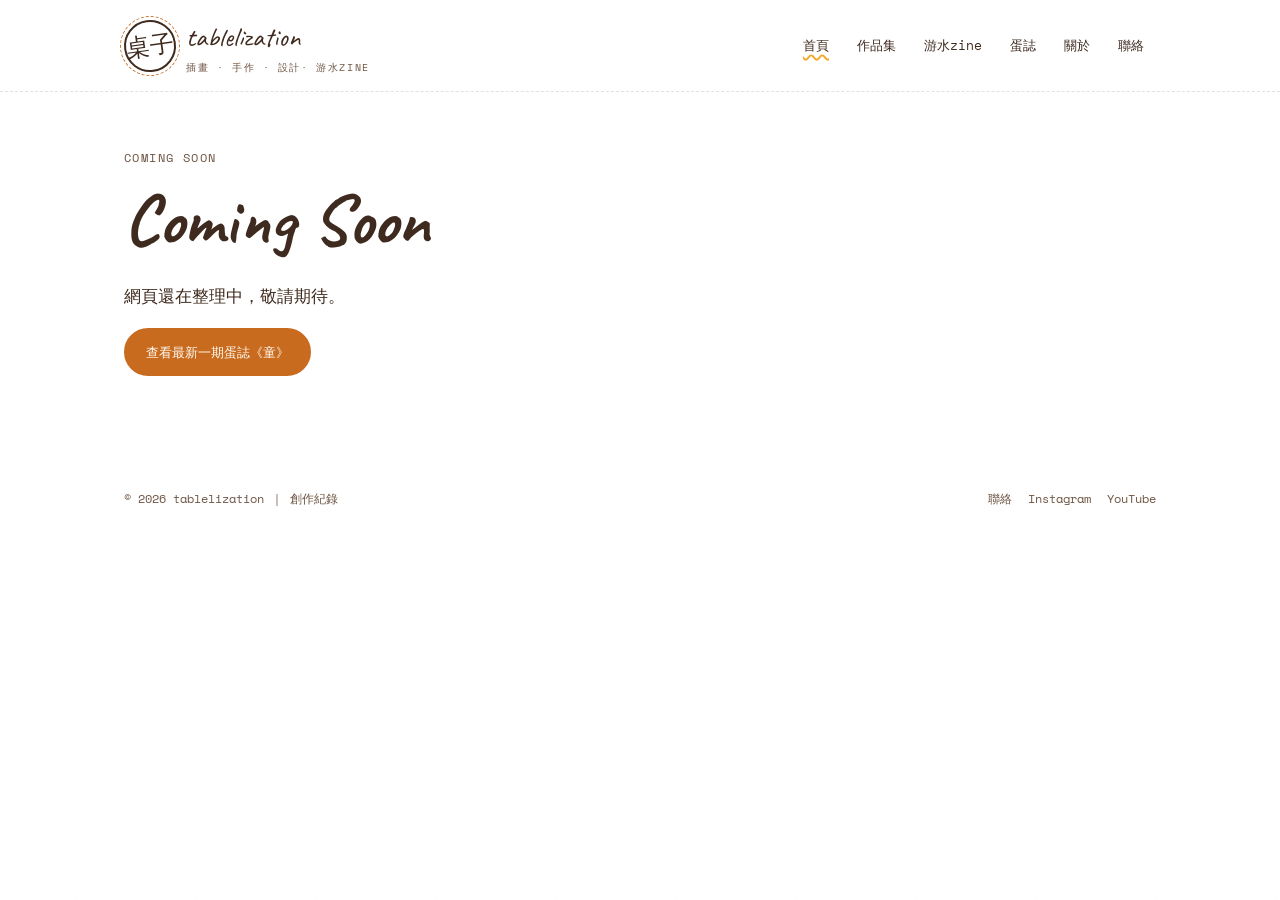
<file: index.html>
<!DOCTYPE html>
<html lang="zh-Hant">
<head>
<meta charset="UTF-8">
<meta name="viewport" content="width=device-width, initial-scale=1.0">
<title>tablelization — 創作記錄</title>
<meta name="description" content="tablelization — 手作與工藝創作作品集，記錄每一次動手做的過程。">
<link rel="preconnect" href="https://fonts.googleapis.com">
<link href="https://fonts.googleapis.com/css2?family=Caveat:wght@600;700&family=Zilla+Slab:wght@400;500;700&family=Space+Mono:wght@400;700&display=swap" rel="stylesheet">
<link rel="stylesheet" href="css/style.css">
</head>
<body>

<header class="site-header">
  <div class="wrap">
    <a href="index.html" class="stamp-logo">
      <span class="badge">桌子</span>
      <span>
        <span class="word">tablelization</span>
        <span class="sub">插畫 · 手作 · 設計· 游水zine</span>
      </span>
    </a>
    <nav class="main-nav" aria-label="主導覽">
      <ul>
        <li><a href="index.html" aria-current="page">首頁</a></li>
        <li><a href="portfolio.html">作品集</a></li>
        <li><a href="yaushuizine.html">游水zine</a></li>
        <li><a href="eggzine.html">蛋誌</a></li>
        <li><a href="about.html">關於</a></li>
        <li><a href="contact.html">聯絡</a></li>
      </ul>
    </nav>
  </div>
</header>

<main>
  <section class="section coming-soon-wrap">
    <div class="wrap">
      <div class="coming-soon-panel reveal">
        <p class="eyebrow">Coming Soon</p>
        <h1>Coming Soon</h1>
        <p class="tagline">網頁還在整理中，敬請期待。</p>
        <p><a class="btn solid" href="egg_child.html">查看最新一期蛋誌《童》</a></p>
      </div>
    </div>
  </section>
</main>

<footer class="site-footer">
  <div class="wrap">
    <p>© <span id="year">2026</span> tablelization ｜ 創作紀錄</p>
    <div class="footer-links">
      <a href="contact.html">聯絡</a>
      <a href="https://www.instagram.com/tablelization2.0" target="_blank" rel="noopener">Instagram</a>
      <a href="https://www.youtube.com/tablelization" target="_blank" rel="noopener">YouTube</a>
    </div>
  </div>
</footer>

<script src="js/main.js"></script>
</body>
</html>
</file>
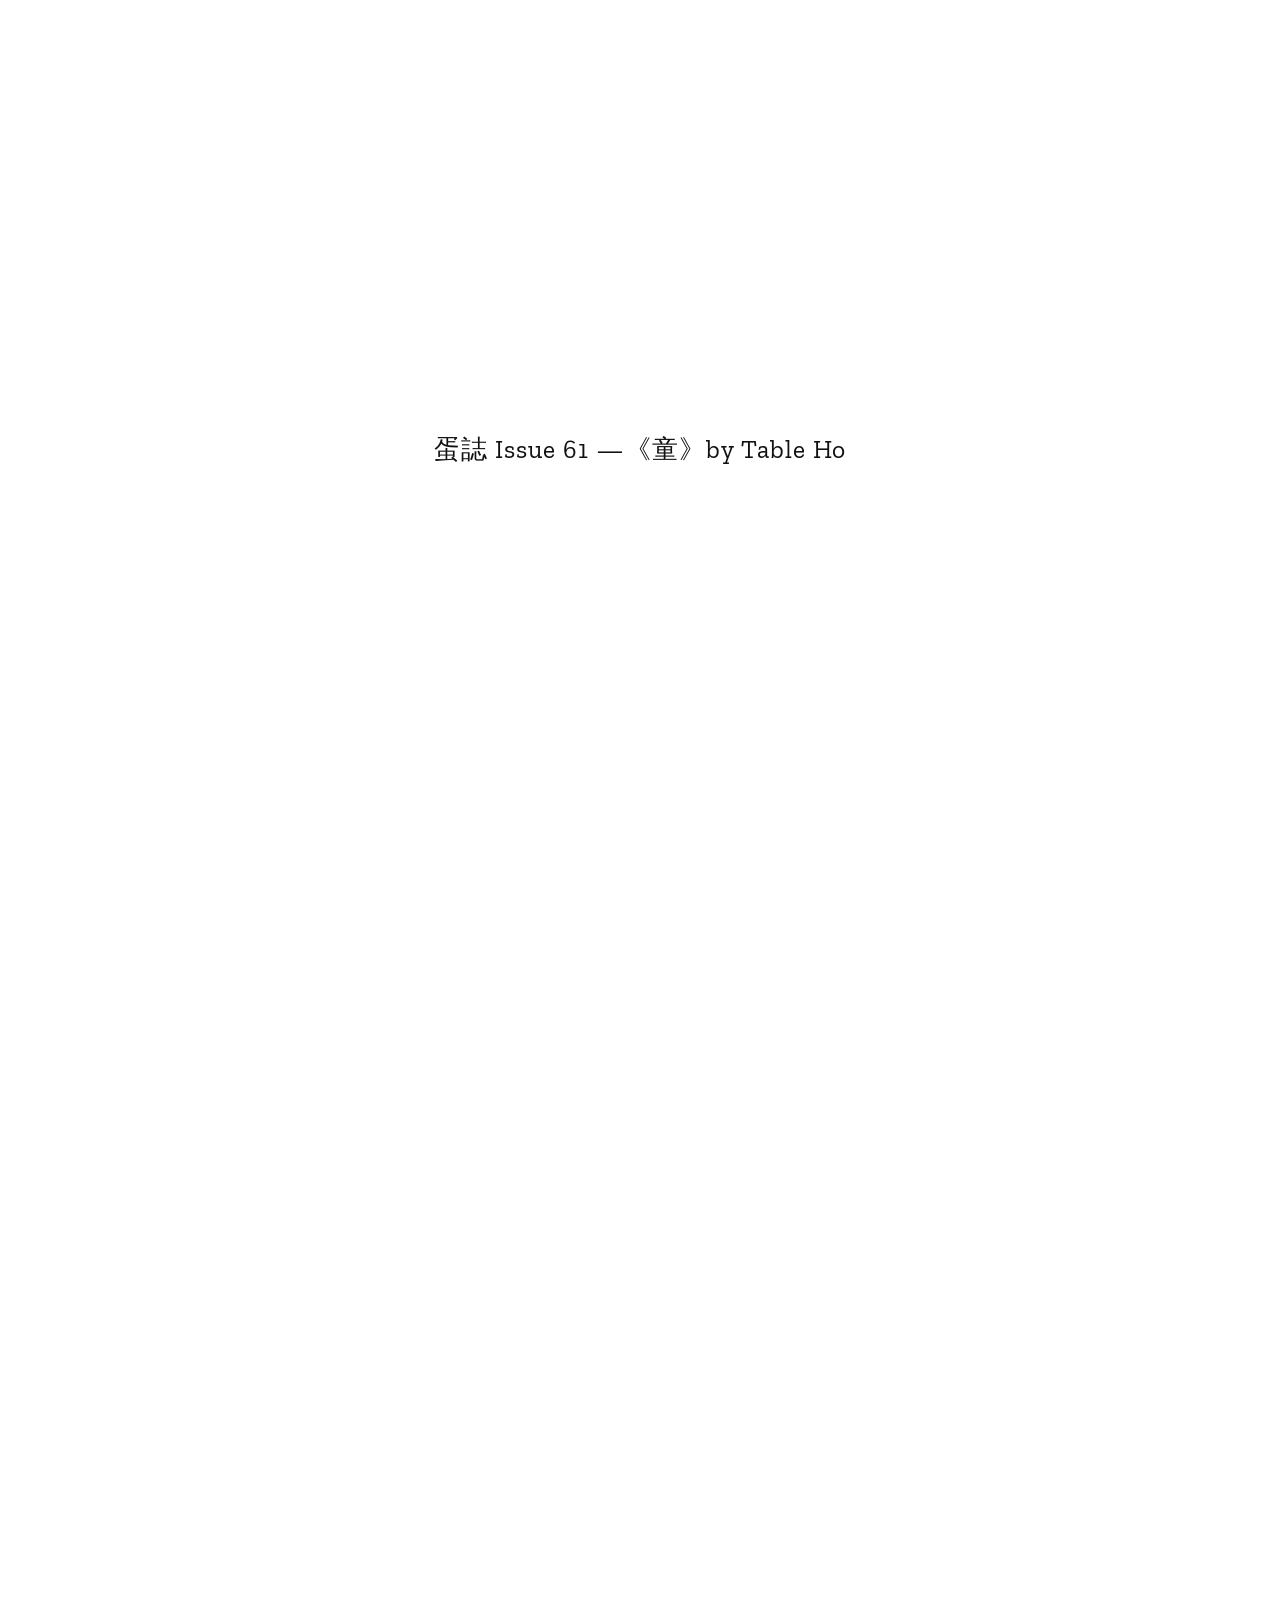
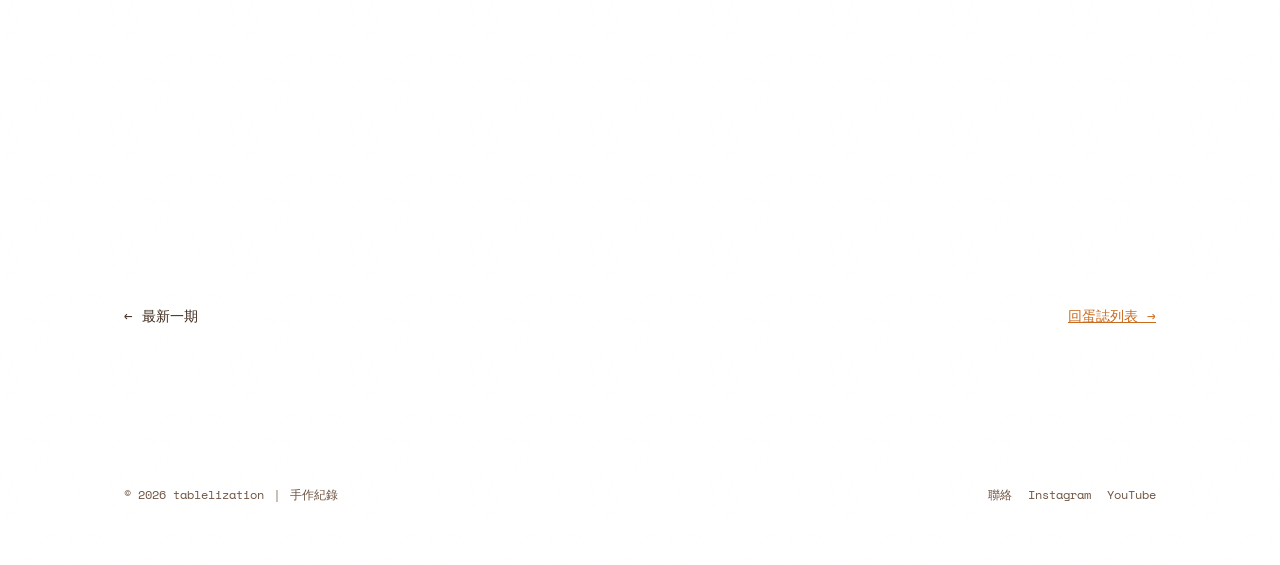
<file: egg_child/index.html>
<!DOCTYPE html>
<html lang="zh-Hant">
<head>
<meta charset="UTF-8">
<meta http-equiv="refresh" content="0; url=../egg_child.html">
<link rel="canonical" href="https://tablelization.com/egg_child">
<title>egg_child — tablelization</title>
</head>
<body>
<!-- 這個檔案只是備援：若網站主機要求 /egg_child/ 這種資料夾式網址，會自動跳轉到 egg_child.html 的實際內容。
     一般情況下 GitHub Pages 會直接把 /egg_child 對應到根目錄的 egg_child.html，這個檔案通常用不到。 -->
<p><a href="../egg_child.html">內容已搬到這裡，請點此繼續 →</a></p>
</body>
</html>
</file>
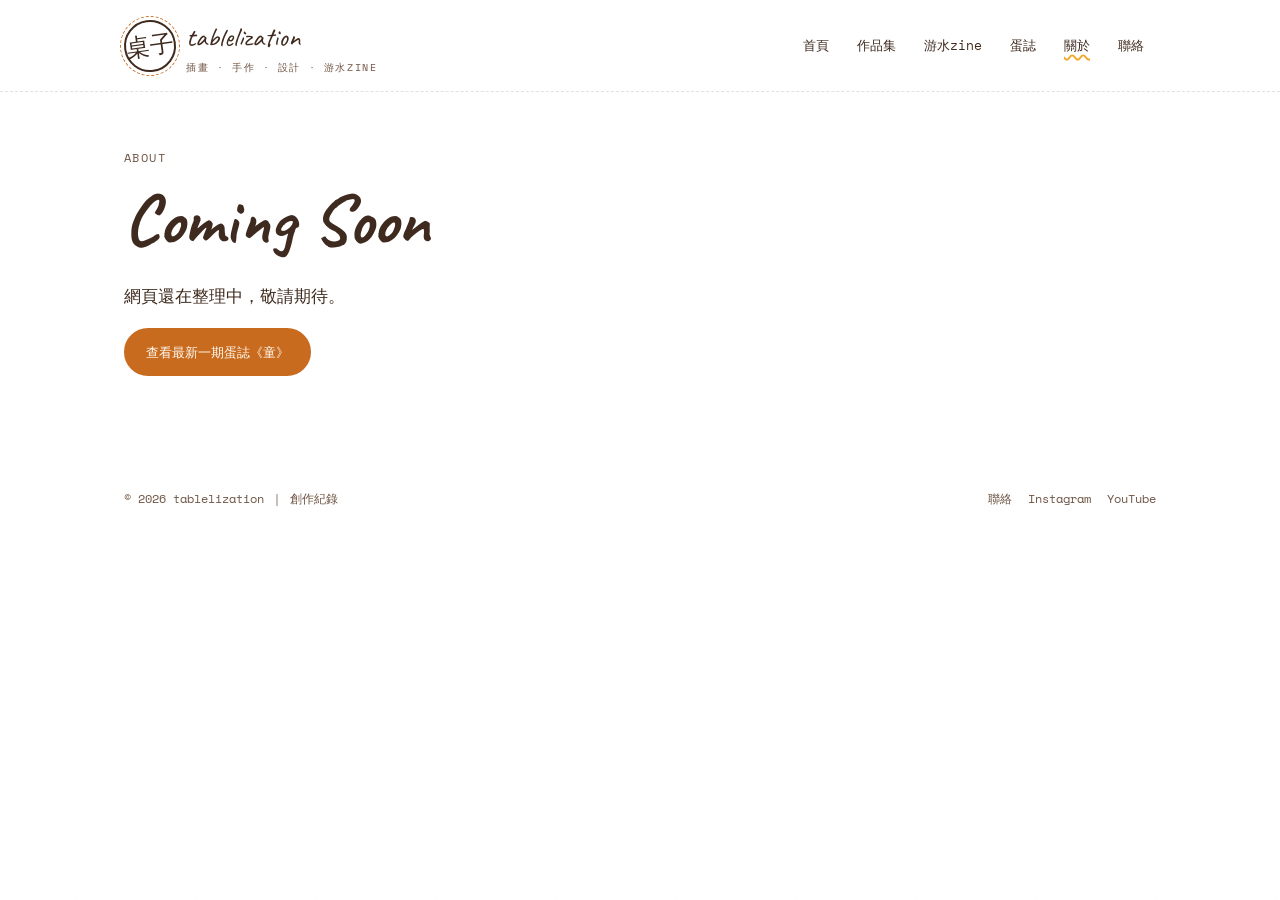
<file: about.html>
<!DOCTYPE html>
<html lang="zh-Hant">
<head>
<meta charset="UTF-8">
<meta name="viewport" content="width=device-width, initial-scale=1.0">
<title>關於 — tablelization</title>
<meta name="description" content="關於 tablelization，插畫手作人。">
<link rel="preconnect" href="https://fonts.googleapis.com">
<link href="https://fonts.googleapis.com/css2?family=Caveat:wght@600;700&family=Zilla+Slab:wght@400;500;700&family=Space+Mono:wght@400;700&display=swap" rel="stylesheet">
<link rel="stylesheet" href="css/style.css">
</head>
<body>

<header class="site-header">
  <div class="wrap">
    <a href="index.html" class="stamp-logo">
      <span class="badge">桌子</span>
      <span>
        <span class="word">tablelization</span>
        <span class="sub">插畫 · 手作 · 設計 · 游水zine</span>
      </span>
    </a>
    <nav class="main-nav" aria-label="主導覽">
      <ul>
        <li><a href="index.html">首頁</a></li>
        <li><a href="portfolio.html">作品集</a></li>
        <li><a href="yaushuizine.html">游水zine</a></li>
        <li><a href="eggzine.html">蛋誌</a></li>
        <li><a href="about.html" aria-current="page">關於</a></li>
        <li><a href="contact.html">聯絡</a></li>
      </ul>
    </nav>
  </div>
</header>

<main>
  <section class="section coming-soon-wrap">
    <div class="wrap">
      <div class="coming-soon-panel reveal">
        <p class="eyebrow">About</p>
        <h1>Coming Soon</h1>
        <p class="tagline">網頁還在整理中，敬請期待。</p>
        <p><a class="btn solid" href="egg_child.html">查看最新一期蛋誌《童》</a></p>
      </div>
    </div>
  </section>
</main>

<footer class="site-footer">
  <div class="wrap">
    <p>© <span id="year">2026</span> tablelization ｜ 創作紀錄</p>
    <div class="footer-links">
      <a href="contact.html">聯絡</a>
      <a href="https://www.instagram.com/tablelization2.0" target="_blank" rel="noopener">Instagram</a>
      <a href="https://www.youtube.com/tablelization" target="_blank" rel="noopener">YouTube</a>
    </div>
  </div>
</footer>

<script src="js/main.js"></script>
</body>
</html>
</file>
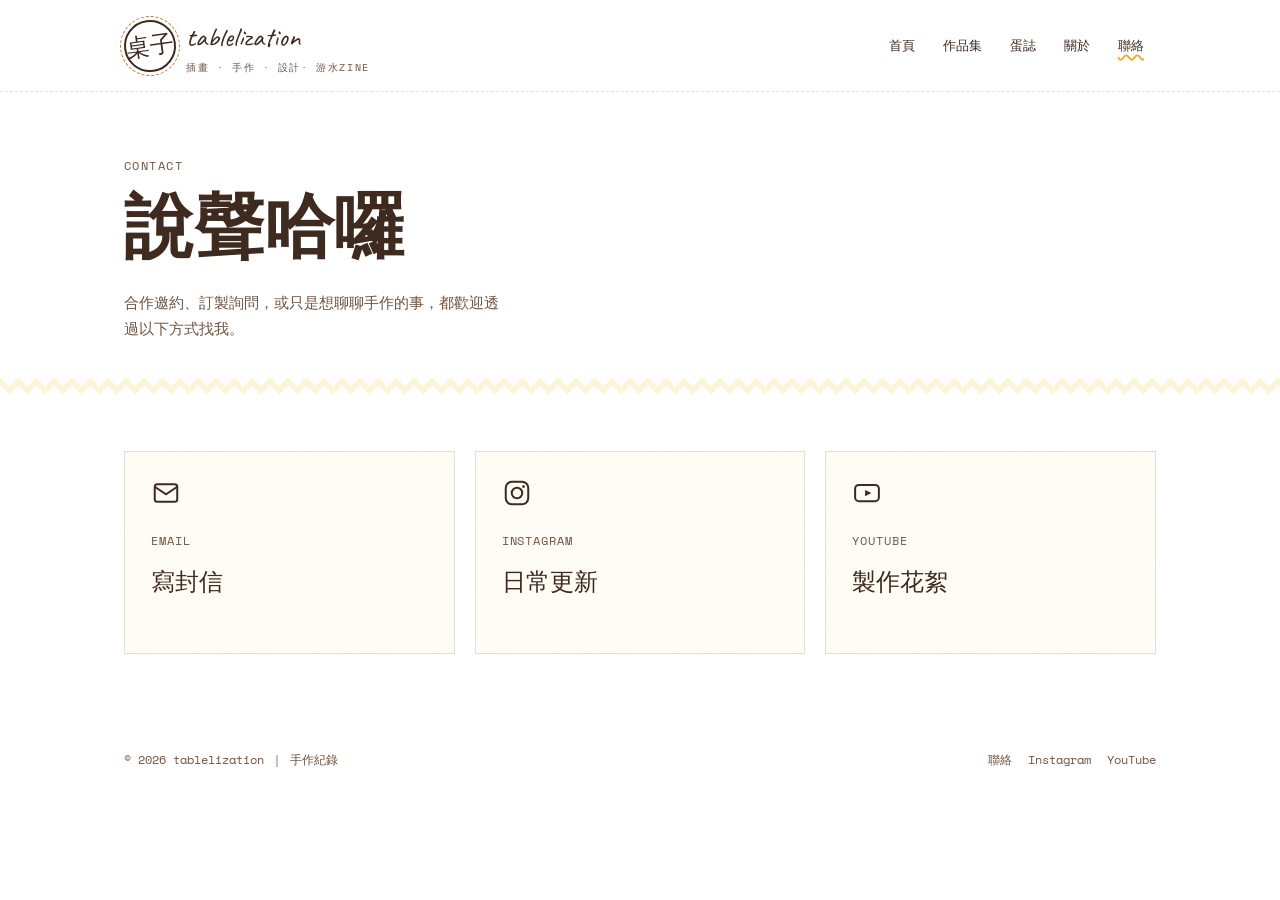
<file: contact.html>
<!DOCTYPE html>
<html lang="zh-Hant">
<head>
<meta charset="UTF-8">
<meta name="viewport" content="width=device-width, initial-scale=1.0">
<title>聯絡 — tablelization</title>
<meta name="description" content="聯絡 tablelization —— Email、Instagram、YouTube。">
<link rel="preconnect" href="https://fonts.googleapis.com">
<link href="https://fonts.googleapis.com/css2?family=Caveat:wght@600;700&family=Zilla+Slab:wght@400;500;700&family=Space+Mono:wght@400;700&display=swap" rel="stylesheet">
<link rel="stylesheet" href="css/style.css">
</head>
<body>

<header class="site-header">
  <div class="wrap">
    <a href="index.html" class="stamp-logo">
      <span class="badge">桌子</span>
      <span>
        <span class="word">tablelization</span>
        <span class="sub">插畫 · 手作 · 設計· 游水zine</span>
      </span>
    </a>
    <nav class="main-nav" aria-label="主導覽">
      <ul>
        <li><a href="index.html">首頁</a></li>
        <li><a href="portfolio.html">作品集</a></li>
        <li><a href="eggzine.html">蛋誌</a></li>
        <li><a href="about.html">關於</a></li>
        <li><a href="contact.html" aria-current="page">聯絡</a></li>
      </ul>
    </nav>
  </div>
</header>

<main>
  <section class="hero" style="padding-bottom:20px;">
    <div class="wrap">
      <p class="eyebrow">Contact</p>
      <h1>說聲哈囉</h1>
      <p class="tagline">合作邀約、訂製詢問，或只是想聊聊手作的事，都歡迎透過以下方式找我。</p>
    </div>
  </section>

  <div class="stitch-divider" role="presentation"></div>

  <section class="section">
    <div class="wrap contact-grid">

      <!-- 將 mailto 換成你的實際電郵地址 -->
      <a class="contact-card reveal" href="mailto:tablelization@gmail.com">
        <svg class="icon" viewBox="0 0 24 24" fill="none" stroke="currentColor" stroke-width="1.6"><rect x="3" y="5" width="18" height="14" rx="2"/><path d="M3 7l9 6 9-6"/></svg>
        <p class="label">Email</p>
        <p class="value">寫封信</p>
      </a>

      <!-- 將連結換成你的 Instagram 帳號網址 -->
      <a class="contact-card reveal" href="https://www.instagram.com/tablelization2.0" target="_blank" rel="noopener">
        <svg class="icon" viewBox="0 0 24 24" fill="none" stroke="currentColor" stroke-width="1.6"><rect x="3" y="3" width="18" height="18" rx="5"/><circle cx="12" cy="12" r="4.2"/><circle cx="17.2" cy="6.8" r="1.1" fill="currentColor" stroke="none"/></svg>
        <p class="label">Instagram</p>
        <p class="value">日常更新</p>
      </a>

      <!-- 將連結換成你的 YouTube 頻道網址 -->
      <a class="contact-card reveal" href="https://www.youtube.com/@tablelization" target="_blank" rel="noopener">
        <svg class="icon" viewBox="0 0 24 24" fill="none" stroke="currentColor" stroke-width="1.6"><rect x="2.5" y="5.5" width="19" height="13" rx="3"/><path d="M10.5 9.5l5 2.5-5 2.5z" fill="currentColor" stroke="none"/></svg>
        <p class="label">YouTube</p>
        <p class="value">製作花絮</p>
      </a>

     
    

    </div>
  </section>
</main>

<footer class="site-footer">
  <div class="wrap">
    <p>© <span id="year">2026</span> tablelization ｜ 手作紀錄</p>
    <div class="footer-links">
      <a href="contact.html">聯絡</a>
      <a href="https://www.instagram.com/tablelization2.0" target="_blank" rel="noopener">Instagram</a>
      <a href="https://www.youtube.com/@tablelization" target="_blank" rel="noopener">YouTube</a>
    </div>
  </div>
</footer>

<script src="js/main.js"></script>
</body>
</html>
</file>
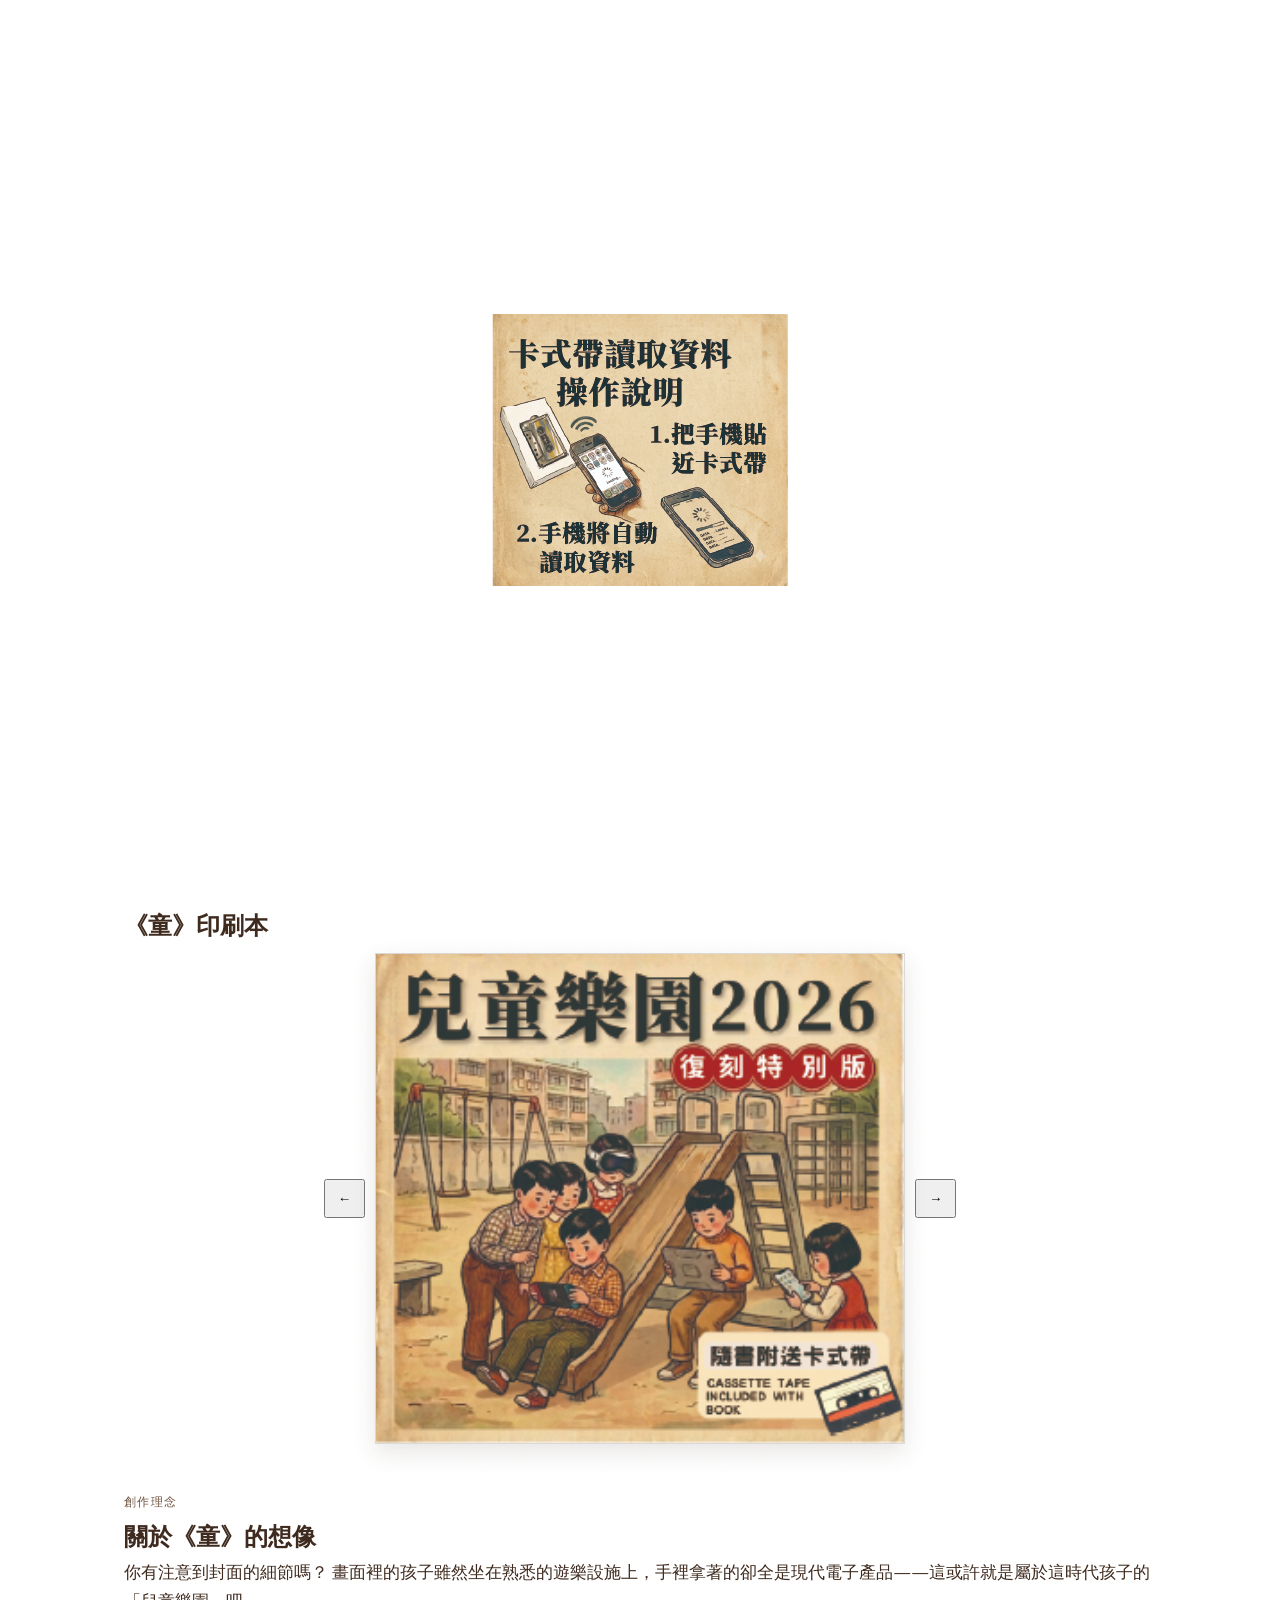
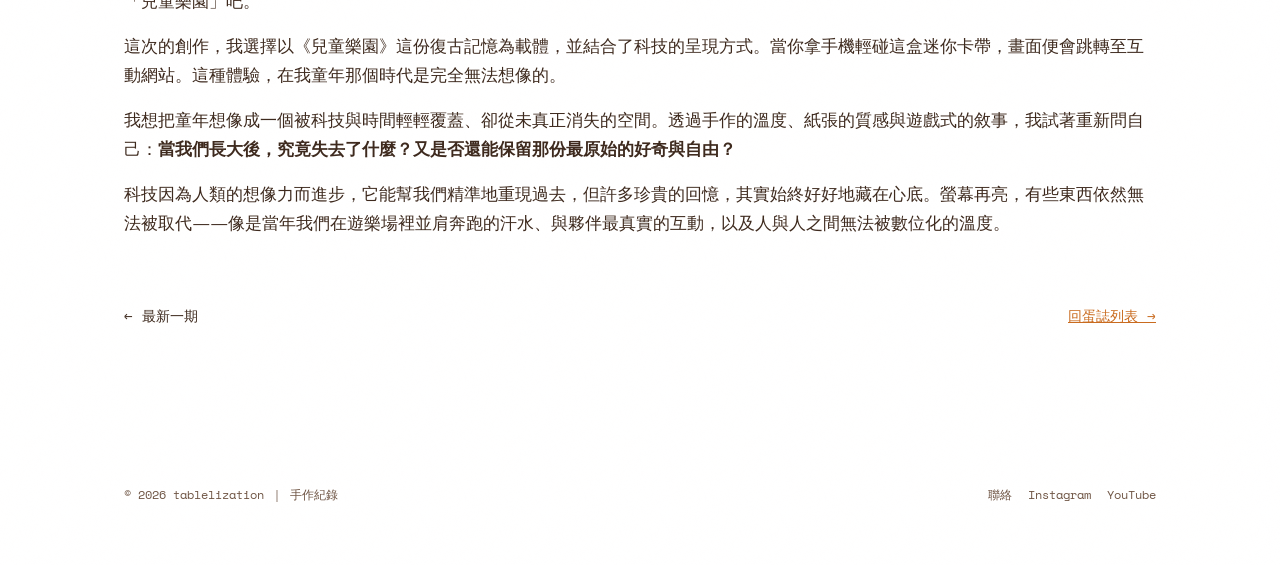
<file: egg_child.html>
<!DOCTYPE html>
<html lang="zh-Hant">
<head>
<meta charset="UTF-8">
<meta name="viewport" content="width=device-width, initial-scale=1.0">
<title>蛋誌 Issue 61 —《童》by Table Ho</title>
<meta name="description" content="蛋誌 Issue 61：《童》">
<link rel="preconnect" href="https://fonts.googleapis.com">
<link href="https://fonts.googleapis.com/css2?family=Caveat:wght@600;700&family=Zilla+Slab:wght@400;500;700&family=Space+Mono:wght@400;700&display=swap" rel="stylesheet">
<link rel="stylesheet" href="css/style.css">
</head>
<body>
<!-- 開場 Slide -->
<div id="intro-slide" style="
  position: fixed;
  inset: 0;
  background: #fff;
  display: flex;
  align-items: center;
  justify-content: center;
  z-index: 9999;
  font-family: 'Zilla Slab', serif;
">
  <div id="intro-title" style="
    color: #111;
    text-align: center;
    display: block;
    font-size: clamp(1.2rem, 2vw, 2.2rem);
    letter-spacing: 0.04em;
  ">蛋誌 Issue 61 —《童》by Table Ho</div>

  <img id="intro-image" src="images/issue61/egg_61_intro.jpg" alt="蛋誌 Issue 61 開場" style="
    width: auto;
    height: auto;
    max-width: 90vw;
    max-height: 80vh;
    object-fit: contain;
    display: none;
    background: #fff;
  ">

  <div id="intro-loading" style="
    color: #111;
    text-align: center;
    display: none;
    font-size: 1rem;
    letter-spacing: 0.08em;
  ">現正載入中...</div>
</div>
<header class="site-header">
  <div class="wrap">
    <a href="index.html" class="stamp-logo">
      <span class="badge">桌子</span>
      <span>
        <span class="word">tablelization</span>
        <span class="sub">插畫 · 手作 · 設計· 游水zine</span>
      </span>
    </a>
    <nav class="main-nav" aria-label="主導覽">
      <ul>
        <li><a href="index.html">首頁</a></li>
        <li><a href="portfolio.html">作品集</a></li>
        <li><a href="yaushuizine.html">游水zine</a></li>
        <li><a href="eggzine.html" aria-current="page">蛋誌</a></li>
        <li><a href="about.html">關於</a></li>
        <li><a href="contact.html">聯絡</a></li>
      </ul>
    </nav>
  </div>
</header>
<p class="tagline" style="font-family: var(--font-mono); color: var(--ink-soft); max-width: 50ch;"></p>
<main>
  <div class="wrap">
    <p style="margin-top:24px;"><a href="eggzine.html" class="eyebrow" style="text-decoration:none;">← 回蛋誌列表</a></p>
  </div>

  <header class="issue-header">
    <div class="wrap">
      <p class="meta">蛋誌 Issue 61 · 2026 · 《童》 Table Ho</p>
      <h1>《童》</h1>
      <p class="tagline" style="font-family: var(--font-mono); color: var(--ink-soft); max-width: 50ch;">【2026年AI世代《兒童樂園》經典復刻。 輕輕問一句：你們的兒童樂園是怎樣的呢？】</p>
    </div>
  </header>

  <div class="stitch-divider" role="presentation"></div>

  <section class="section">
    <div class="wrap">
      <!-- 作品照片 -->
      <div class="issue-gallery">
        <img class="reveal" src="images/issue61/egg_61_childcover.jpg" alt="作品照片 1">
        <img class="reveal" src="images/issue61/egg_61_child.jpg" alt="作品照片 2">
      </div>

      <div class="reflection reveal">
        <h2></h2>
        <p>【拿出你的手機，輕輕拍一下卡式帶，感受一下科技的便利】</p>
      </div>

      <!-- 圖片翻頁書（八頁真實圖） -->
      <div class="pdf-flipbook reveal" style="margin-top:32px;">
        <p class="eyebrow">蛋誌 Issue 61 童- by Table Ho</p>
        <h3 style="margin-top:6px; margin-bottom:12px;">《童》印刷本</h3>

        <div class="book-viewer" style="max-width: 650px; margin: 0 auto; width: min(76vw, 650px);">
          <div class="page-flip" style="display:flex; gap:10px; align-items:center; justify-content:center;">
            <button type="button" class="page-btn" data-dir="prev" aria-label="上一頁" style="padding:10px 12px; cursor:pointer;">←</button>
            <div class="book-pages" style="position:relative; width:100%; max-width:530px; min-height:400px; perspective:1400px; cursor:pointer;">
              <div class="page active" data-index="0" style="display:block; width:100%; max-width:530px; margin:0 auto; border:1px solid rgba(58,46,34,0.18); box-shadow:0 8px 22px rgba(58,46,34,0.12); background:#fff;">
                <img src="images/issue61/issue61_childbook 1.jpg" alt="《童》頁面 1" style="display:block; width:100%; height:auto;">
              </div>
              <div class="page" data-index="1" style="display:none; width:100%; max-width:530px; margin:0 auto; border:1px solid rgba(58,46,34,0.18); box-shadow:0 8px 22px rgba(58,46,34,0.12); background:#fff; transform-origin:left center;">
                <img src="images/issue61/issue61_childbook 2.jpg" alt="《童》頁面 2" style="display:block; width:100%; height:auto;">
              </div>
              <div class="page" data-index="2" style="display:none; width:100%; max-width:530px; margin:0 auto; border:1px solid rgba(58,46,34,0.18); box-shadow:0 8px 22px rgba(58,46,34,0.12); background:#fff; transform-origin:left center;">
                <img src="images/issue61/issue61_childbook 3.jpg" alt="《童》頁面 3" style="display:block; width:100%; height:auto;">
              </div>
              <div class="page" data-index="3" style="display:none; width:100%; max-width:530px; margin:0 auto; border:1px solid rgba(58,46,34,0.18); box-shadow:0 8px 22px rgba(58,46,34,0.12); background:#fff; transform-origin:left center;">
                <img src="images/issue61/issue61_childbook 4.jpg" alt="《童》頁面 4" style="display:block; width:100%; height:auto;">
              </div>
              <div class="page" data-index="4" style="display:none; width:100%; max-width:530px; margin:0 auto; border:1px solid rgba(58,46,34,0.18); box-shadow:0 8px 22px rgba(58,46,34,0.12); background:#fff; transform-origin:left center;">
                <img src="images/issue61/issue61_childbook 5.jpg" alt="《童》頁面 5" style="display:block; width:100%; height:auto;">
              </div>
              <div class="page" data-index="5" style="display:none; width:100%; max-width:530px; margin:0 auto; border:1px solid rgba(58,46,34,0.18); box-shadow:0 8px 22px rgba(58,46,34,0.12); background:#fff; transform-origin:left center;">
                <img src="images/issue61/issue61_childbook 6.jpg" alt="《童》頁面 6" style="display:block; width:100%; height:auto;">
              </div>
              <div class="page" data-index="6" style="display:none; width:100%; max-width:530px; margin:0 auto; border:1px solid rgba(58,46,34,0.18); box-shadow:0 8px 22px rgba(58,46,34,0.12); background:#fff; transform-origin:left center;">
                <img src="images/issue61/issue61_childbook 7.jpg" alt="《童》頁面 7" style="display:block; width:100%; height:auto;">
              </div>
              <div class="page" data-index="7" style="display:none; width:100%; max-width:530px; margin:0 auto; border:1px solid rgba(58,46,34,0.18); box-shadow:0 8px 22px rgba(58,46,34,0.12); background:#fff; transform-origin:left center;">
                <img src="images/issue61/issue61_childbook 8.jpg" alt="《童》頁面 8" style="display:block; width:100%; height:auto;">
              </div>
            </div>
            <button type="button" class="page-btn" data-dir="next" aria-label="下一頁" style="padding:10px 12px; cursor:pointer;">→</button>
          </div>
        </div>
      </div>

      <div class="philosophy reveal" style="margin-top:48px; margin-bottom:28px;">
        <p class="eyebrow">創作理念</p>
        <h3 style="margin-top:6px;">關於《童》的想像</h3>
        <p style="margin-bottom:0;">你有注意到封面的細節嗎？ 畫面裡的孩子雖然坐在熟悉的遊樂設施上，手裡拿著的卻全是現代電子產品——這或許就是屬於這時代孩子的「兒童樂園」吧。</p>
        <p style="margin-bottom:0; margin-top:16px;">這次的創作，我選擇以《兒童樂園》這份復古記憶為載體，並結合了科技的呈現方式。當你拿手機輕碰這盒迷你卡帶，畫面便會跳轉至互動網站。這種體驗，在我童年那個時代是完全無法想像的。</p>
        <p style="margin-bottom:0; margin-top:16px;">我想把童年想像成一個被科技與時間輕輕覆蓋、卻從未真正消失的空間。透過手作的溫度、紙張的質感與遊戲式的敘事，我試著重新問自己：<strong>當我們長大後，究竟失去了什麼？又是否還能保留那份最原始的好奇與自由？</strong></p>
        <p style="margin-bottom:0; margin-top:16px;">科技因為人類的想像力而進步，它能幫我們精準地重現過去，但許多珍貴的回憶，其實始終好好地藏在心底。螢幕再亮，有些東西依然無法被取代——像是當年我們在遊樂場裡並肩奔跑的汗水、與夥伴最真實的互動，以及人與人之間無法被數位化的溫度。</p>
      </div>

      <div class="making-of reveal" style="display:none;">
        <p class="eyebrow">製作花絮 Coming Soon</p>
        <h3 style="margin-top:6px;">Making of </h3>
        <p style="margin-bottom:0;">完整製作過程放在 YouTube 頻道。歡迎Comment, Share and Subscribe!</p>
        <div class="video-frame">
          <iframe src="https://www.youtube.com/embed/tablelization" title="egg_child 製作花絮" allow="accelerometer; autoplay; clipboard-write; encrypted-media; gyroscope; picture-in-picture" allowfullscreen loading="lazy"></iframe>
        </div>
      </div>

      <div class="issue-nav">
        <span>← 最新一期</span>
        <a href="eggzine.html">回蛋誌列表 →</a>
      </div>
    </div>
  </section>
</main>

<footer class="site-footer">
  <div class="wrap">
    <p>© <span id="year">2026</span> tablelization ｜ 手作紀錄</p>
    <div class="footer-links">
      <a href="contact.html">聯絡</a>
      <a href="https://www.instagram.com/tableblublublu" target="_blank" rel="noopener">Instagram</a>
      <a href="https://www.youtube.com/" target="_blank" rel="noopener">YouTube</a>
    </div>
  </div>
</footer>

<script src="js/main.js"></script>
<script>
  const introSlide = document.getElementById('intro-slide');
  const introTitle = document.getElementById('intro-title');
  const introImage = document.getElementById('intro-image');
  const introLoading = document.getElementById('intro-loading');

  if (introSlide) {
    setTimeout(() => {
      introTitle.style.display = 'none';
      introImage.style.display = 'block';
    }, 1200);

    setTimeout(() => {
      introImage.style.display = 'none';
      introLoading.style.display = 'block';
    }, 3200);

    setTimeout(() => {
      introSlide.style.transition = 'opacity 0.6s ease';
      introSlide.style.opacity = '0';
      setTimeout(() => {
        introSlide.style.display = 'none';
      }, 600);
    }, 4200);
  }

  const pages = [...document.querySelectorAll('.page')];
  const pageButtons = document.querySelectorAll('.page-btn');
  const bookPages = document.querySelector('.book-pages');
  let currentPage = 0;

  function showPage(index, direction = 1) {
    const nextIndex = Math.max(0, Math.min(index, pages.length - 1));

    pages.forEach((page, i) => {
      page.classList.remove('turn-next', 'turn-prev');
      if (i === nextIndex) {
        page.style.display = 'block';
        page.classList.add(direction > 0 ? 'turn-next' : 'turn-prev');
      } else {
        page.style.display = 'none';
      }
    });

    currentPage = nextIndex;
  }

  pageButtons.forEach((button) => {
    button.addEventListener('click', () => {
      const direction = button.dataset.dir === 'next' ? 1 : -1;
      showPage(currentPage + direction, direction);
    });
  });

  if (bookPages) {
    bookPages.addEventListener('click', (event) => {
      const rect = bookPages.getBoundingClientRect();
      const clickX = event.clientX - rect.left;
      const direction = clickX > rect.width / 2 ? 1 : -1;
      if (currentPage + direction >= 0 && currentPage + direction < pages.length) {
        showPage(currentPage + direction, direction);
      }
    });
  }
</script>

<style>
  .page {
    transform-origin: left center;
    will-change: transform, opacity;
  }

  .page.turn-next {
    animation: pageTurnNext .55s cubic-bezier(.22, 1, .36, 1);
  }

  .page.turn-prev {
    animation: pageTurnPrev .55s cubic-bezier(.22, 1, .36, 1);
  }

  @keyframes pageTurnNext {
    0% {
      transform: perspective(1200px) rotateY(0deg) translateX(0);
      opacity: 0.7;
      filter: brightness(0.96);
    }
    40% {
      transform: perspective(1200px) rotateY(-18deg) translateX(8px);
      opacity: 0.9;
    }
    100% {
      transform: perspective(1200px) rotateY(-22deg) translateX(14px);
      opacity: 1;
      filter: brightness(1);
    }
  }

  @keyframes pageTurnPrev {
    0% {
      transform: perspective(1200px) rotateY(0deg) translateX(0);
      opacity: 0.7;
      filter: brightness(0.96);
    }
    40% {
      transform: perspective(1200px) rotateY(18deg) translateX(-8px);
      opacity: 0.9;
    }
    100% {
      transform: perspective(1200px) rotateY(22deg) translateX(-14px);
      opacity: 1;
      filter: brightness(1);
    }
  }
</style>

</body>
</html>
</file>
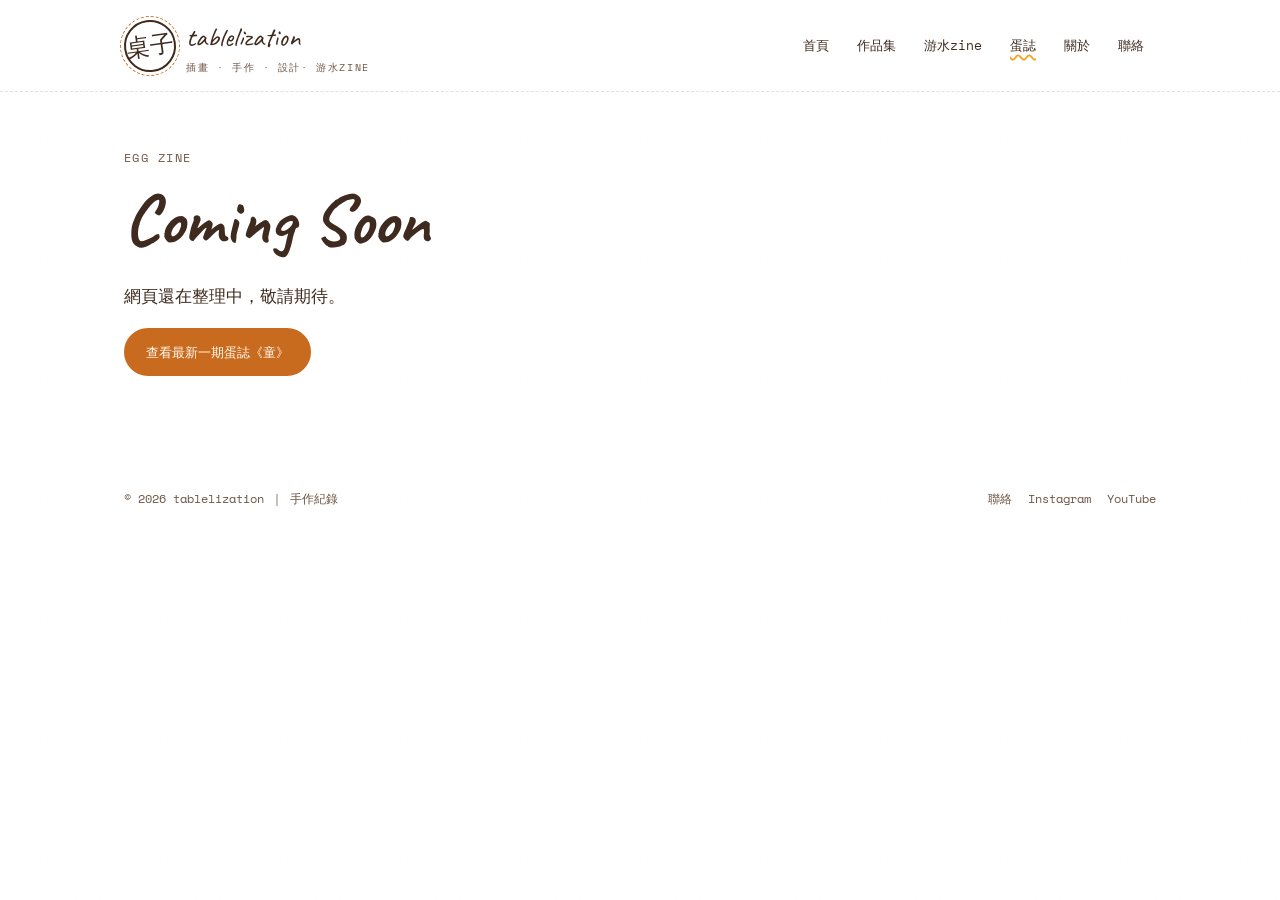
<file: eggzine.html>
<!DOCTYPE html>
<html lang="zh-Hant">
<head>
<meta charset="UTF-8">
<meta name="viewport" content="width=device-width, initial-scale=1.0">
<title>蛋誌 — tablelization</title>
<meta name="description" content="蛋誌 —— 每一期記錄一件手作作品的過程、感想與製作花絮。">
<link rel="preconnect" href="https://fonts.googleapis.com">
<link href="https://fonts.googleapis.com/css2?family=Caveat:wght@600;700&family=Zilla+Slab:wght@400;500;700&family=Space+Mono:wght@400;700&display=swap" rel="stylesheet">
<link rel="stylesheet" href="css/style.css">
</head>
<body>

<header class="site-header">
  <div class="wrap">
    <a href="index.html" class="stamp-logo">
      <span class="badge">桌子</span>
      <span>
        <span class="word">tablelization</span>
        <span class="sub">插畫 · 手作 · 設計· 游水zine</span>
      </span>
    </a>
    <nav class="main-nav" aria-label="主導覽">
      <ul>
        <li><a href="index.html">首頁</a></li>
        <li><a href="portfolio.html">作品集</a></li>
        <li><a href="yaushuizine.html">游水zine</a></li>
        <li><a href="eggzine.html" aria-current="page">蛋誌</a></li>
        <li><a href="about.html">關於</a></li>
        <li><a href="contact.html">聯絡</a></li>
      </ul>
    </nav>
  </div>
</header>

<main>
  <section class="section coming-soon-wrap">
    <div class="wrap">
      <div class="coming-soon-panel reveal">
        <p class="eyebrow">Egg Zine</p>
        <h1>Coming Soon</h1>
        <p class="tagline">網頁還在整理中，敬請期待。</p>
        <p><a class="btn solid" href="egg_child.html">查看最新一期蛋誌《童》</a></p>
      </div>
    </div>
  </section>
</main>

<footer class="site-footer">
  <div class="wrap">
    <p>© <span id="year">2026</span> tablelization ｜ 手作紀錄</p>
    <div class="footer-links">
      <a href="contact.html">聯絡</a>
      <a href="https://www.instagram.com/tableblublublu" target="_blank" rel="noopener">Instagram</a>
      <a href="https://www.youtube.com/" target="_blank" rel="noopener">YouTube</a>
    </div>
  </div>
</footer>

<script src="js/main.js"></script>
</body>
</html>
</file>
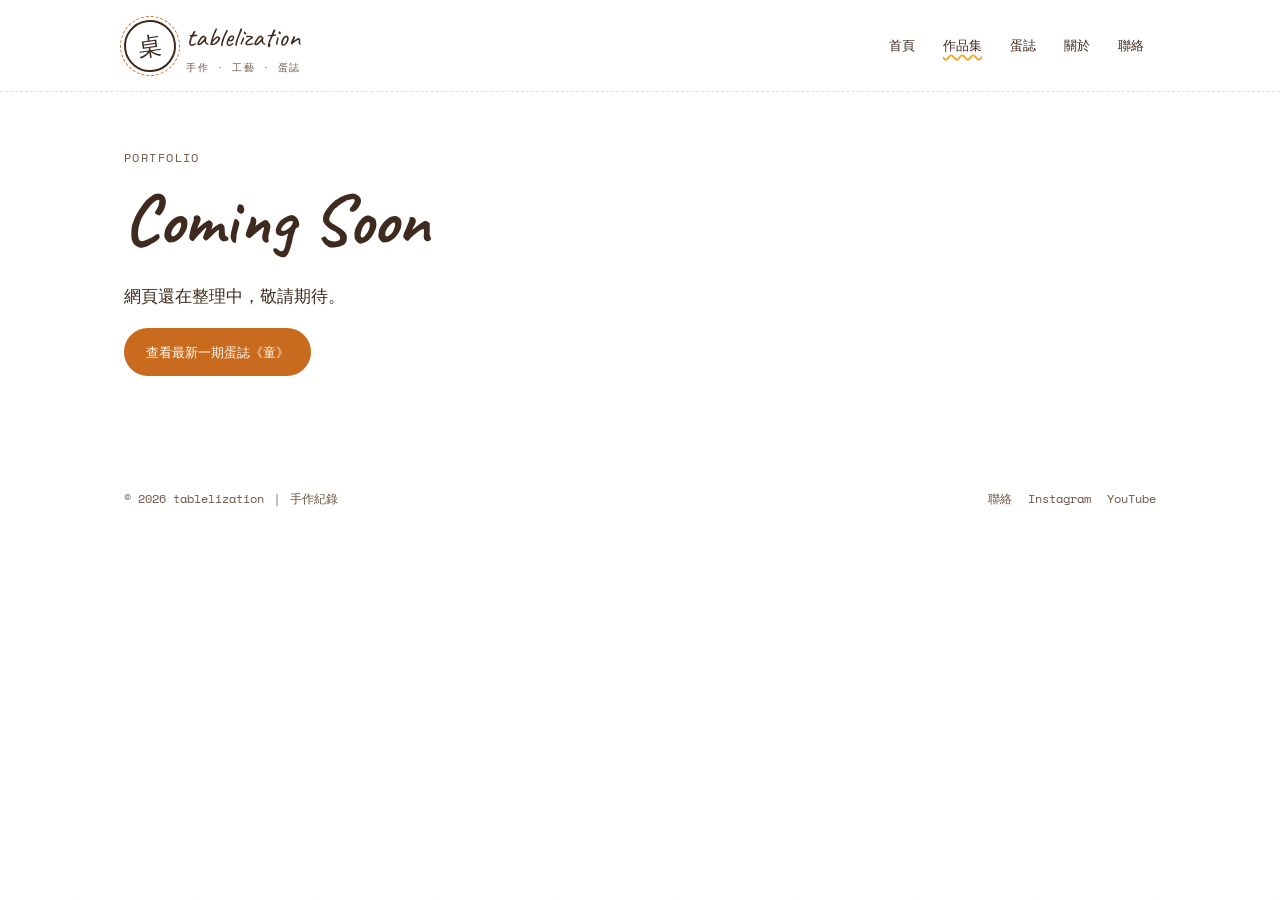
<file: portfolio.html>
<!DOCTYPE html>
<html lang="zh-Hant">
<head>
<meta charset="UTF-8">
<meta name="viewport" content="width=device-width, initial-scale=1.0">
<title>作品集 — tablelization</title>
<meta name="description" content="tablelization 作品集，歷來手作與工藝創作紀錄。">
<link rel="preconnect" href="https://fonts.googleapis.com">
<link href="https://fonts.googleapis.com/css2?family=Caveat:wght@600;700&family=Zilla+Slab:wght@400;500;700&family=Space+Mono:wght@400;700&display=swap" rel="stylesheet">
<link rel="stylesheet" href="css/style.css">
</head>
<body>

<header class="site-header">
  <div class="wrap">
    <a href="index.html" class="stamp-logo">
      <span class="badge">桌</span>
      <span>
        <span class="word">tablelization</span>
        <span class="sub">手作 · 工藝 · 蛋誌</span>
      </span>
    </a>
    <nav class="main-nav" aria-label="主導覽">
      <ul>
        <li><a href="index.html">首頁</a></li>
        <li><a href="portfolio.html" aria-current="page">作品集</a></li>
        <li><a href="eggzine.html">蛋誌</a></li>
        <li><a href="about.html">關於</a></li>
        <li><a href="contact.html">聯絡</a></li>
      </ul>
    </nav>
  </div>
</header>

<main>
  <section class="section coming-soon-wrap">
    <div class="wrap">
      <div class="coming-soon-panel reveal">
        <p class="eyebrow">Portfolio</p>
        <h1>Coming Soon</h1>
        <p class="tagline">網頁還在整理中，敬請期待。</p>
        <p><a class="btn solid" href="egg_child.html">查看最新一期蛋誌《童》</a></p>
      </div>
    </div>
  </section>
</main>

<footer class="site-footer">
  <div class="wrap">
    <p>© <span id="year">2026</span> tablelization ｜ 手作紀錄</p>
    <div class="footer-links">
      <a href="contact.html">聯絡</a>
      <a href="https://www.instagram.com/tableblublublu" target="_blank" rel="noopener">Instagram</a>
      <a href="https://www.youtube.com/" target="_blank" rel="noopener">YouTube</a>
    </div>
  </div>
</footer>

<script src="js/main.js"></script>
</body>
</html>
</file>
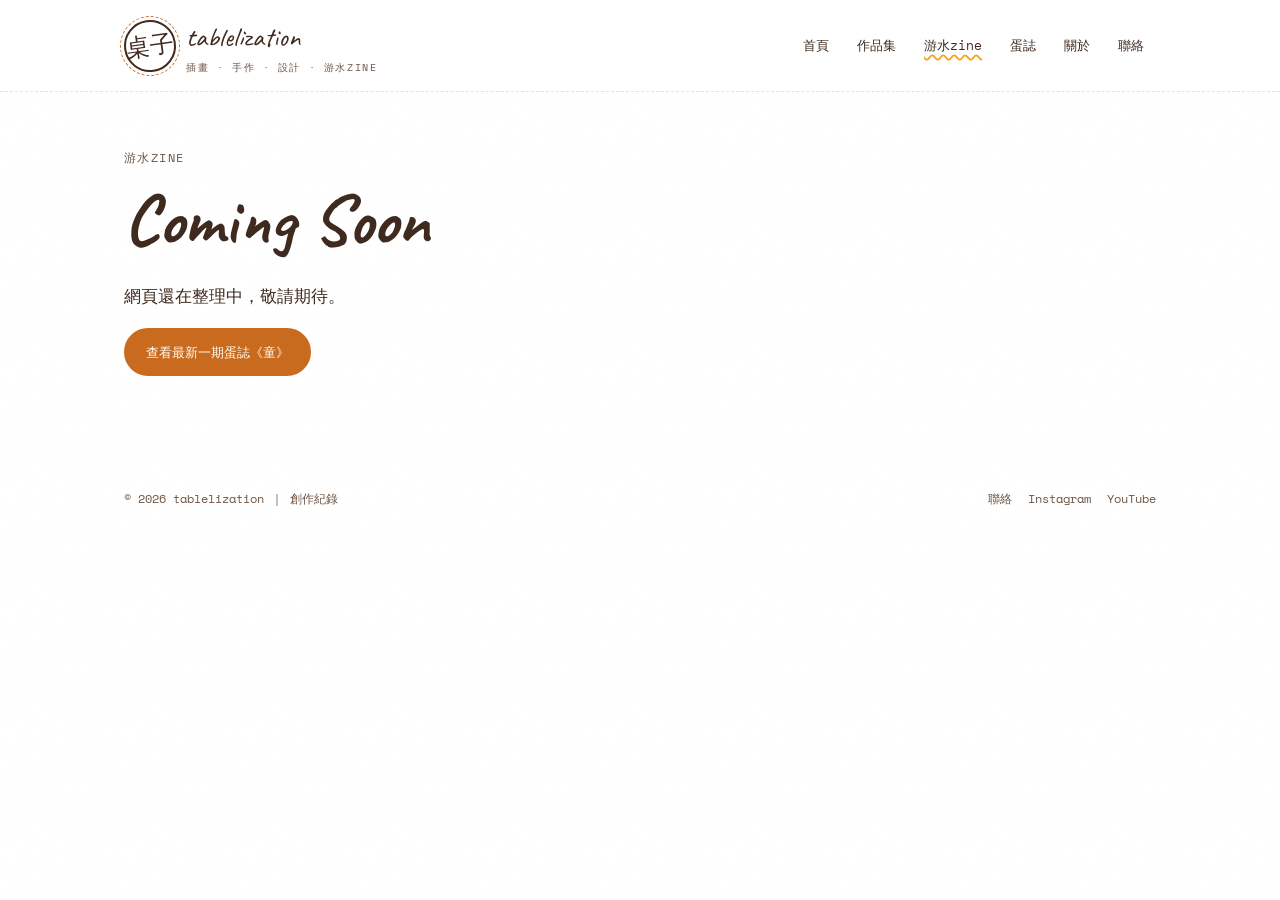
<file: yaushuizine.html>
<!DOCTYPE html>
<html lang="zh-Hant">
<head>
<meta charset="UTF-8">
<meta name="viewport" content="width=device-width, initial-scale=1.0">
<title>游水zine — tablelization</title>
<meta name="description" content="游水zine — 網頁整理中，敬請期待。">
<link rel="preconnect" href="https://fonts.googleapis.com">
<link href="https://fonts.googleapis.com/css2?family=Caveat:wght@600;700&family=Zilla+Slab:wght@400;500;700&family=Space+Mono:wght@400;700&display=swap" rel="stylesheet">
<link rel="stylesheet" href="css/style.css">
</head>
<body>

<header class="site-header">
  <div class="wrap">
    <a href="index.html" class="stamp-logo">
      <span class="badge">桌子</span>
      <span>
        <span class="word">tablelization</span>
        <span class="sub">插畫 · 手作 · 設計 · 游水zine</span>
      </span>
    </a>
    <nav class="main-nav" aria-label="主導覽">
      <ul>
        <li><a href="index.html">首頁</a></li>
        <li><a href="portfolio.html">作品集</a></li>
        <li><a href="yaushuizine.html" aria-current="page">游水zine</a></li>
        <li><a href="eggzine.html">蛋誌</a></li>
        <li><a href="about.html">關於</a></li>
        <li><a href="contact.html">聯絡</a></li>
      </ul>
    </nav>
  </div>
</header>

<main>
  <section class="section coming-soon-wrap">
    <div class="wrap">
      <div class="coming-soon-panel reveal">
        <p class="eyebrow">游水zine</p>
        <h1>Coming Soon</h1>
        <p class="tagline">網頁還在整理中，敬請期待。</p>
        <p><a class="btn solid" href="egg_child.html">查看最新一期蛋誌《童》</a></p>
      </div>
    </div>
  </section>
</main>

<footer class="site-footer">
  <div class="wrap">
    <p>© <span id="year">2026</span> tablelization ｜ 創作紀錄</p>
    <div class="footer-links">
      <a href="contact.html">聯絡</a>
      <a href="https://www.instagram.com/tablelization2.0" target="_blank" rel="noopener">Instagram</a>
      <a href="https://www.youtube.com/tablelization" target="_blank" rel="noopener">YouTube</a>
    </div>
  </div>
</footer>

<script src="js/main.js"></script>
</body>
</html>
</file>
<file: css/style.css>
/* ==========================================================================
   tablelization.com — 手作蛋誌風格樣式表
   Design tokens
   ========================================================================== */
:root {
  --paper:        #FFFFFF;   /* 白底 */
  --paper-dark:   #FFF4D8;   /* 溫暖米黃底色 */
  --ink:          #3E2A1E;   /* 深棕色文字 */
  --ink-soft:     #6E5443;   /* 次要文字 */
  --ochre:        #F5A623;   /* 明亮橙黃 — 連結/強調 */
  --moss:         #E08D1C;   /* 深橙黃 — 標籤/次強調 */
  --clay:         #C96B1F;   /* 橙棕 — 重點強調 */
  --thread:       #F6C75D;   /* 縫線色 */
  --line:         rgba(62,42,30,0.14);

  --font-display: 'Caveat', 'cursive';
  --font-body:    'Zilla Slab', 'Noto Serif TC', serif;
  --font-mono:    'Space Mono', 'Noto Sans TC', monospace;

  --radius: 3px;
  --shadow-tape: 0 2px 6px rgba(62,42,30,0.10);
  --container: 1080px;
}

* { box-sizing: border-box; }
html { scroll-behavior: smooth; }

body {
  margin: 0;
  background-color: var(--paper);
  background-image:
    url("data:image/svg+xml;utf8,<svg xmlns='http://www.w3.org/2000/svg' width='120' height='120'><filter id='n'><feTurbulence type='fractalNoise' baseFrequency='0.9' numOctaves='2' stitchTiles='stitch'/><feColorMatrix type='matrix' values='0 0 0 0 0.96  0 0 0 0 0.93  0 0 0 0 0.87  0 0 0 0.05 0'/></filter><rect width='100%25' height='100%25' filter='url(%23n)'/></svg>");
  color: var(--ink);
  font-family: var(--font-body);
  font-size: 17px;
  line-height: 1.7;
  -webkit-font-smoothing: antialiased;
}

img { max-width: 100%; display: block; }
a { color: var(--clay); }

h1, h2, h3 { font-family: var(--font-display); font-weight: 700; line-height: 1.15; margin: 0 0 .3em; }
h1 { font-size: clamp(2.6rem, 6vw, 4.4rem); }
h2 { font-size: clamp(1.9rem, 4vw, 2.6rem); }
h3 { font-size: 1.5rem; }
p  { margin: 0 0 1em; }

.wrap { max-width: var(--container); margin: 0 auto; padding: 0 24px; }

.eyebrow {
  font-family: var(--font-mono);
  font-size: .74rem;
  letter-spacing: .12em;
  text-transform: uppercase;
  color: var(--ink-soft);
}

/* ---------- 隱藏工具類 ---------- */
.sr-only { position: absolute; width: 1px; height: 1px; overflow: hidden; clip: rect(0 0 0 0); }
@media (prefers-reduced-motion: reduce) {
  * { animation-duration: .01ms !important; animation-iteration-count: 1 !important; transition-duration: .01ms !important; scroll-behavior: auto !important; }
}

/* ==========================================================================
   Header / 印章式 Logo + 導覽
   ========================================================================== */
.site-header {
  position: sticky; top: 0; z-index: 40;
  background: var(--paper);
  border-bottom: 1px dashed var(--line);
}
.site-header .wrap {
  display: flex; align-items: center; justify-content: space-between;
  padding-top: 14px; padding-bottom: 14px; gap: 16px; flex-wrap: wrap;
}

.stamp-logo {
  display: inline-flex; align-items: center; gap: 10px;
  text-decoration: none; color: var(--ink);
}
.stamp-logo .badge {
  width: 52px; height: 52px; border-radius: 50%;
  display: flex; align-items: center; justify-content: center;
  border: 2px solid var(--ink);
  outline: 1px dashed var(--clay);
  outline-offset: 3px;
  transform: rotate(-8deg);
  background: var(--paper);
  font-family: var(--font-display);
  font-size: 1.5rem;
  flex-shrink: 0;
}
.stamp-logo .word {
  font-family: var(--font-display);
  font-size: 1.7rem;
}
.stamp-logo .sub {
  display: block; font-family: var(--font-mono); font-size: .62rem;
  letter-spacing: .16em; color: var(--ink-soft); text-transform: uppercase;
}

.main-nav ul { list-style: none; display: flex; gap: 4px; margin: 0; padding: 0; flex-wrap: wrap; }
.main-nav a {
  font-family: var(--font-mono);
  font-size: .82rem;
  text-decoration: none;
  color: var(--ink);
  padding: 8px 12px;
  border-radius: var(--radius);
  display: inline-block;
  transition: transform .15s ease, color .15s ease;
}
.main-nav a:hover, .main-nav a:focus-visible { color: var(--clay); transform: rotate(-2deg); }
.main-nav a[aria-current="page"] {
  text-decoration: underline wavy var(--ochre) 2px;
  text-underline-offset: 4px;
}

/* ==========================================================================
   縫線 / 撕紙分隔線
   ========================================================================== */
.stitch-divider {
  height: 18px;
  background-image:
    linear-gradient(135deg, var(--paper) 25%, transparent 25%),
    linear-gradient(225deg, var(--paper) 25%, transparent 25%),
    linear-gradient(315deg, var(--paper) 25%, transparent 25%),
    linear-gradient(45deg, var(--paper) 25%, transparent 25%);
  background-position: -9px 0, -9px 0, 0 0, 0 0;
  background-size: 18px 18px;
  background-color: var(--paper-dark);
}
.stitch-divider.thread {
  height: 0;
  border-top: 2px dashed var(--thread);
  margin: 0;
}

/* ==========================================================================
   Hero
   ========================================================================== */
.hero { padding: 64px 0 40px; }
.hero-grid { display: grid; grid-template-columns: 1.1fr .9fr; gap: 40px; align-items: center; }
.hero p.tagline { font-family: var(--font-mono); font-size: .95rem; color: var(--ink-soft); max-width: 42ch; }

.hero-art { position: relative; }
.tape {
  position: absolute; width: 80px; height: 26px;
  background: rgba(245,166,35,.42);
  box-shadow: var(--shadow-tape);
}

.polaroid {
  background: #FFFDF9;
  border: 1px solid var(--line);
  box-shadow: var(--shadow-tape);
  padding: 10px 10px 34px;
  transform: rotate(-4deg);
}
.polaroid img, .polaroid .ph {
  width: 100%; aspect-ratio: 4/3; object-fit: cover;
  background: var(--paper-dark);
}
.polaroid figcaption {
  font-family: var(--font-display);
  font-size: 1.1rem;
  text-align: center;
  margin-top: 8px;
}

/* ==========================================================================
   按鈕
   ========================================================================== */
.btn {
  font-family: var(--font-mono);
  font-size: .82rem;
  text-decoration: none;
  display: inline-flex; align-items: center; gap: 8px;
  padding: 11px 20px;
  border: 2px solid var(--ink);
  border-radius: 999px;
  color: var(--ink);
  background: transparent;
  transition: transform .15s ease, background .15s ease, color .15s ease;
}
.btn:hover, .btn:focus-visible { background: var(--ink); color: var(--paper); transform: rotate(-1.5deg); }
.btn.solid { background: var(--clay); border-color: var(--clay); color: #fffaf0; }
.btn.solid:hover { background: var(--ink); border-color: var(--ink); }

/* ==========================================================================
   Section 標題 + 印章徽章
   ========================================================================== */
.section-head { display: flex; align-items: baseline; gap: 14px; flex-wrap: wrap; margin-bottom: 28px; }
.badge-stamp {
  font-family: var(--font-mono);
  font-size: .68rem; letter-spacing: .1em; text-transform: uppercase;
  border: 1px dashed var(--moss); color: var(--moss);
  padding: 3px 10px; border-radius: 999px; transform: rotate(-3deg);
}

.section { padding: 56px 0; }

/* ==========================================================================
   作品格線 / Polaroid 卡片
   ========================================================================== */
.work-grid {
  display: grid; grid-template-columns: repeat(auto-fill, minmax(230px, 1fr));
  gap: 34px 26px;
}
.work-card { text-decoration: none; color: var(--ink); display: block; }
.work-card:nth-child(3n+1) .polaroid { transform: rotate(-3deg); }
.work-card:nth-child(3n+2) .polaroid { transform: rotate(2deg); }
.work-card:nth-child(3n)   .polaroid { transform: rotate(-1deg); }
.work-card:hover .polaroid, .work-card:focus-visible .polaroid { transform: rotate(0deg) translateY(-4px); }
.polaroid { transition: transform .2s ease; }
.work-card .tag {
  font-family: var(--font-mono); font-size: .68rem; color: var(--moss);
  text-transform: uppercase; letter-spacing: .06em;
}

/* ==========================================================================
   Instagram 區塊
   ========================================================================== */
.ig-box {
  border: 1px dashed var(--line);
  background: rgba(255,255,255,.18);
  padding: 32px;
  display: flex; align-items: center; justify-content: space-between; gap: 24px;
  flex-wrap: wrap;
}
.ig-box .icon { width: 46px; height: 46px; flex-shrink: 0; }

/* ==========================================================================
   蛋誌 / Egg Zine — 期刊列表
   ========================================================================== */
.issue-list { display: grid; gap: 22px; }
.issue-item {
  display: grid; grid-template-columns: 120px 1fr auto; gap: 22px; align-items: center;
  background: rgba(255,255,255,.15);
  border: 1px solid var(--line);
  padding: 18px 22px;
  text-decoration: none; color: var(--ink);
  box-shadow: var(--shadow-tape);
  transition: transform .15s ease;
}
.issue-item:hover, .issue-item:focus-visible { transform: translateX(4px); }
.issue-item .num {
  font-family: var(--font-display); font-size: 2.6rem; color: var(--clay);
  text-align: center; border-right: 1px dashed var(--line); padding-right: 18px;
}
.issue-item .meta { font-family: var(--font-mono); font-size: .72rem; color: var(--ink-soft); }
.issue-item h3 { margin: 4px 0 6px; }
.issue-item .go { font-family: var(--font-mono); font-size: .78rem; color: var(--ochre); }

@media (max-width: 560px) {
  .issue-item { grid-template-columns: 60px 1fr; }
  .issue-item .go { grid-column: 2; }
}

/* ==========================================================================
   單篇 蛋誌 內頁
   ========================================================================== */
.issue-header { padding: 48px 0 24px; }
.issue-header .meta { font-family: var(--font-mono); font-size: .8rem; color: var(--ink-soft); }
.issue-gallery {
  display: grid; grid-template-columns: repeat(auto-fill, minmax(220px, 1fr));
  gap: 22px; margin: 30px 0;
}
.issue-gallery .ph, .issue-gallery img {
  width: 100%; aspect-ratio: 1/1; object-fit: cover; background: var(--paper-dark);
  border: 1px solid var(--line);
}
.reflection {
  max-width: 68ch; font-size: 1.05rem;
}
.reflection h3 { margin-top: 1.6em; }

.making-of {
  margin: 40px 0; padding: 26px; border: 1px dashed var(--line);
  background: rgba(255,250,240,.5);
}
.making-of .video-frame {
  position: relative; width: 100%; aspect-ratio: 16/9; background: var(--ink);
  margin-top: 16px; overflow: hidden;
}
.making-of .video-frame iframe { position: absolute; inset: 0; width: 100%; height: 100%; border: 0; }

.issue-nav { display: flex; justify-content: space-between; padding: 40px 0 60px; font-family: var(--font-mono); font-size: .85rem; gap: 16px; flex-wrap: wrap; }

/* ==========================================================================
   關於頁
   ========================================================================== */
.about-grid { display: grid; grid-template-columns: .8fr 1.2fr; gap: 48px; align-items: start; }
.credential-list { list-style: none; margin: 0; padding: 0; display: grid; gap: 10px; }
.credential-list li {
  font-family: var(--font-mono); font-size: .85rem;
  padding-left: 20px; position: relative;
}
.credential-list li::before { content: "✎"; position: absolute; left: 0; color: var(--clay); }

/* ==========================================================================
   聯絡頁
   ========================================================================== */
.contact-grid { display: grid; grid-template-columns: repeat(auto-fit, minmax(230px, 1fr)); gap: 20px; }
.contact-card {
  border: 1px solid var(--line); padding: 26px; text-decoration: none; color: var(--ink);
  background: rgba(255,250,240,.6); transition: transform .15s ease;
}
.contact-card:hover, .contact-card:focus-visible { transform: rotate(-1deg) translateY(-3px); }
.contact-card .icon { width: 30px; height: 30px; margin-bottom: 14px; }
.contact-card .label { font-family: var(--font-mono); font-size: .72rem; letter-spacing: .08em; text-transform: uppercase; color: var(--ink-soft); }
.contact-card .value { font-family: var(--font-display); font-size: 1.5rem; margin-top: 4px; }

/* ==========================================================================
   Footer
   ========================================================================== */
.site-footer { padding: 40px 0 60px; }
.site-footer .wrap { display: flex; justify-content: space-between; flex-wrap: wrap; gap: 14px; align-items: center; }
.site-footer p { font-family: var(--font-mono); font-size: .74rem; color: var(--ink-soft); margin: 0; }
.footer-links { display: flex; gap: 16px; }
.footer-links a { color: var(--ink-soft); text-decoration: none; font-family: var(--font-mono); font-size: .74rem; }
.footer-links a:hover { color: var(--clay); }

/* ==========================================================================
   Reveal animation
   ========================================================================== */
.reveal { opacity: 0; transform: translateY(14px) rotate(-.6deg); transition: opacity .6s ease, transform .6s ease; }
.reveal.is-visible { opacity: 1; transform: none; }

/* ==========================================================================
   Responsive
   ========================================================================== */
@media (max-width: 780px) {
  .hero-grid { grid-template-columns: 1fr; }
  .about-grid { grid-template-columns: 1fr; }
  .hero { padding: 40px 0 24px; }
}
</file>
